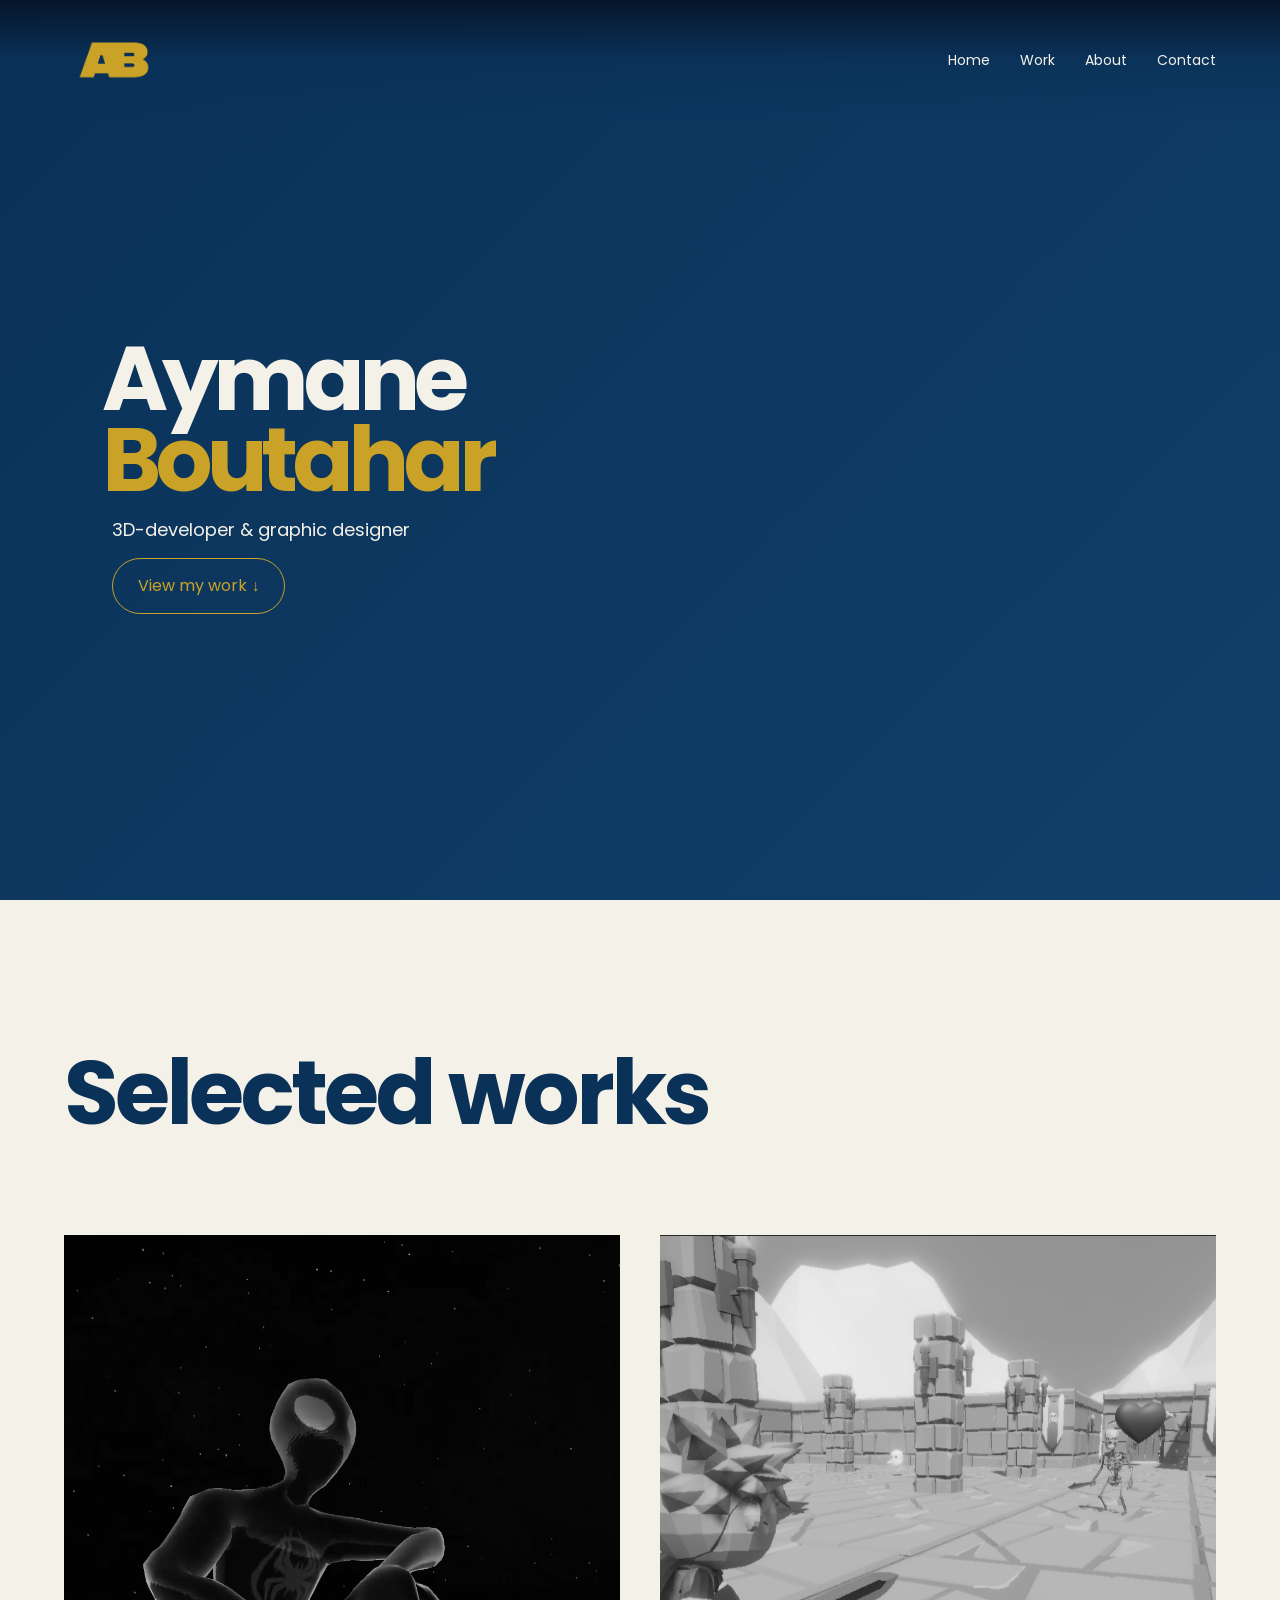
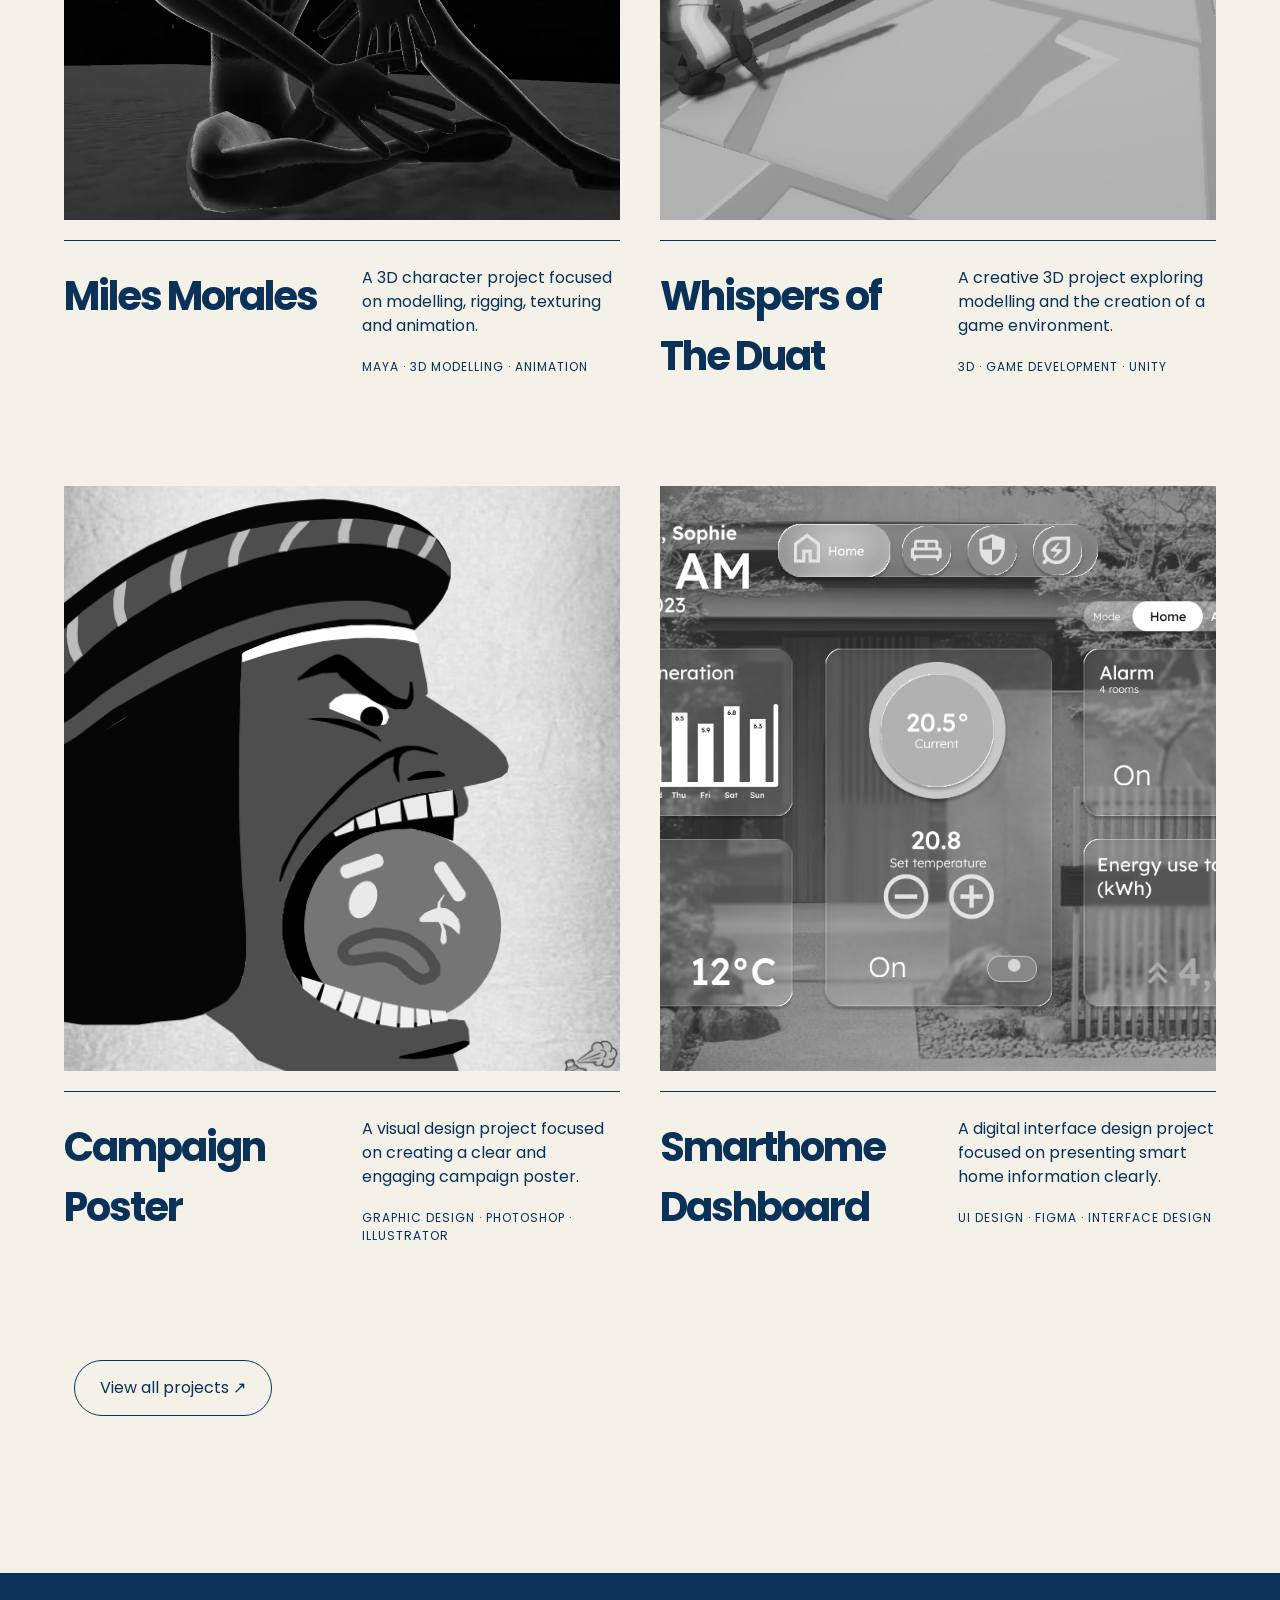
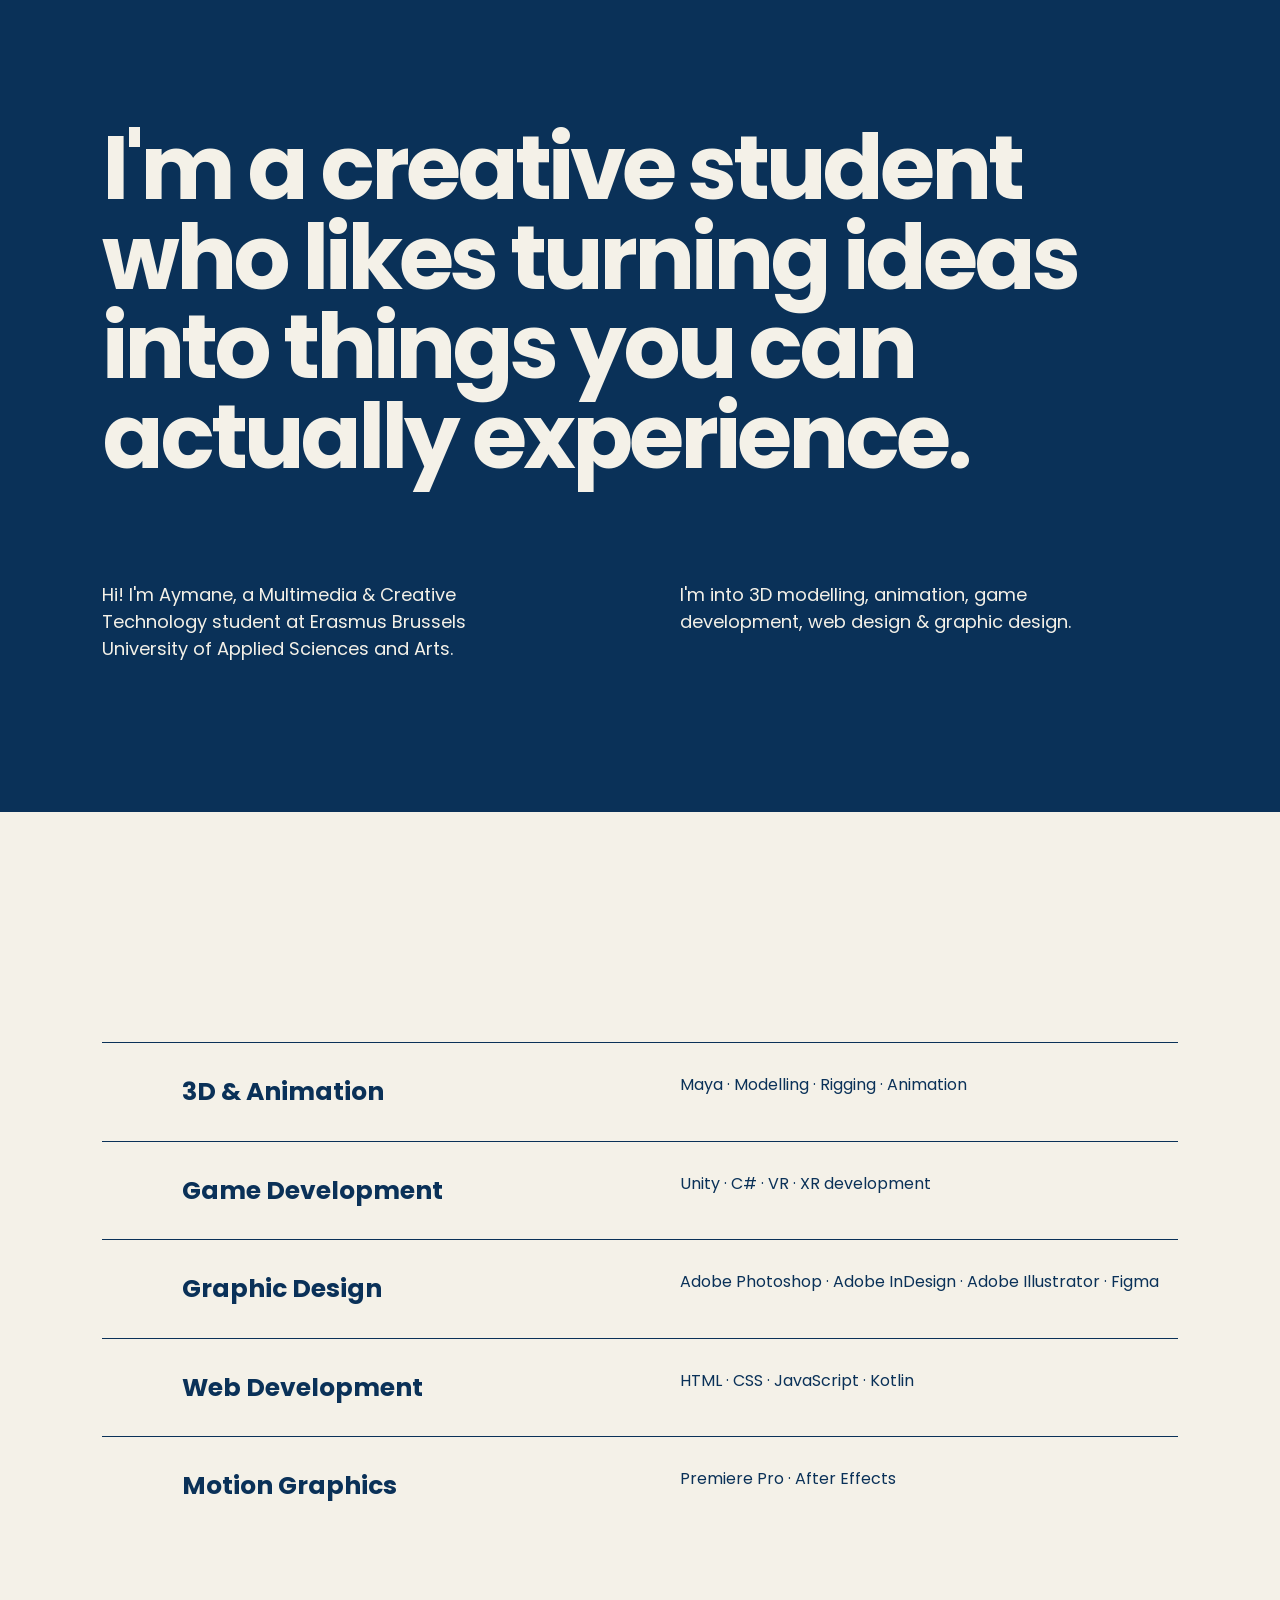
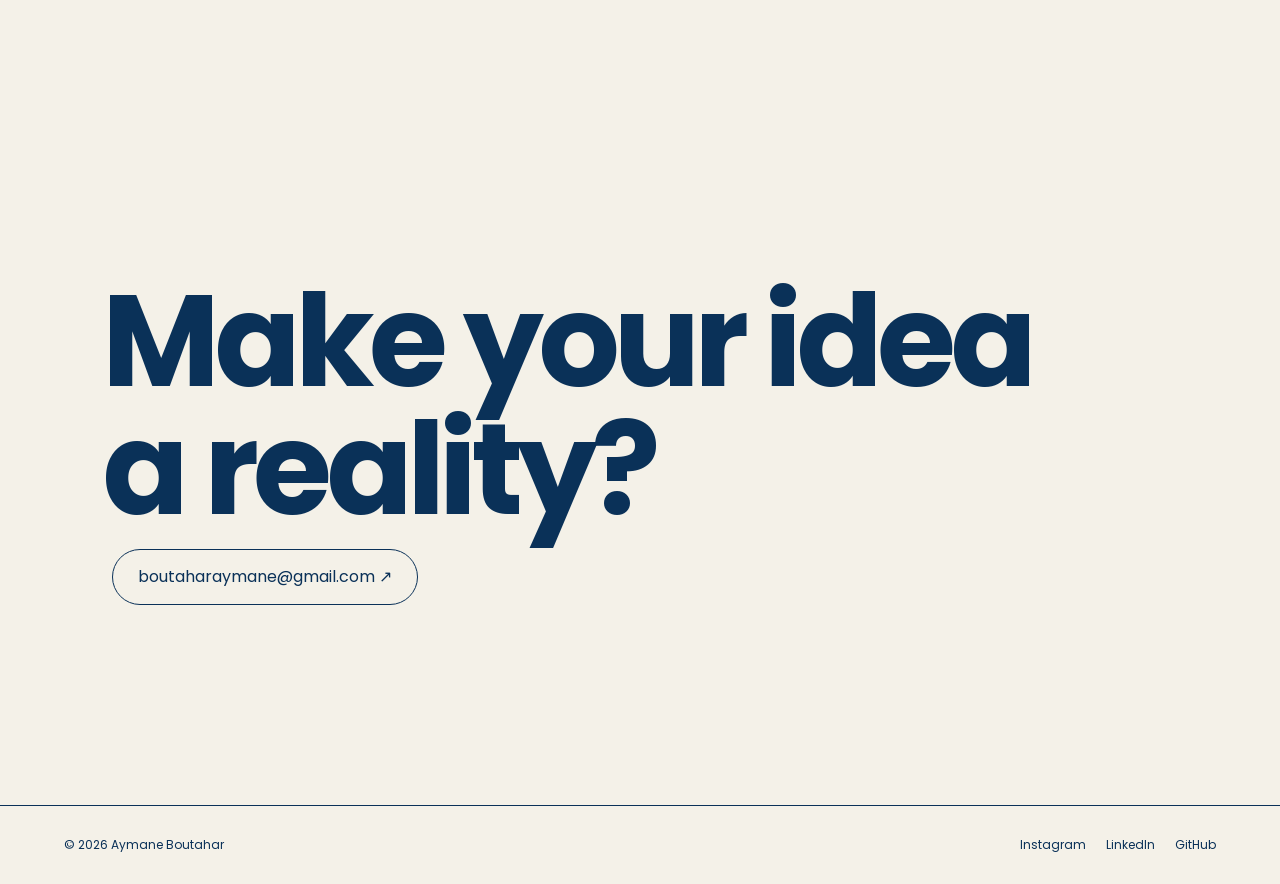
<file: index.html>
<!DOCTYPE html>
<html lang="en">
<head>
    <meta charset="UTF-8">
    <meta name="viewport" content="width=device-width, initial-scale=1.0">

    <title>Aymane Boutahar — My Portfolio</title>
    <meta name="description" content="Explore the portfolio of Aymane Boutahar, showcasing 3D modelling, animation, Unity game development, virtual reality, branding, graphic design and UI/UX design.">

    <meta name="author" content="Aymane Boutahar">
    <meta name="robots" content="index, follow">

    <link rel="canonical" href="https://aymaneboutahar.github.io/Portfolio-Website/">

    <meta property="og:type" content="website">
    <meta property="og:title" content="Aymane Boutahar | 3D Artist & Creative Developer">
    <meta property="og:description" content="Discover my creative portfolio featuring 3D modelling, animation, game development, VR and digital design.">
    <meta property="og:url" content="https://aymaneboutahar.github.io/Portfolio-Website/">
    <meta property="og:image" content="https://aymaneboutahar.github.io/Portfolio-Website/images/modelling/modelling-cover.png">
    <link rel="preconnect" href="https://fonts.googleapis.com">
    <link rel="preconnect" href="https://fonts.gstatic.com" crossorigin>
    <link href="https://fonts.googleapis.com/css2?family=Poppins:wght@400;500;600;700;800;900&display=swap" rel="stylesheet">
    <link rel="stylesheet" href="style.css">
    <link rel="stylesheet" href="fade.css">
    <link rel="icon" type="image/x-icon" href="images/logo/Logo portfolio.png">
</head>

<body>
    <!-- NAVIGATION -->

    <header class="navbar">

        <button
            class="menu-toggle"
            aria-label="Open menu"
            aria-expanded="false"
        >
            <span></span>
            <span></span>
            <span></span>
        </button>

        <a href="index.html" class="logo">
            <img src="images/logo/Logo portfolio.png" alt="Aymane Boutahar">
        </a>

        <!-- DESKTOP NAV -->
        <nav>
            <a href="index.html">Home</a>
            <a href="projects.html">Work</a>
            <a href="#about">About</a>
            <a href="contact.html">Contact</a>
        </nav>

        <!-- MOBILE MENU -->
        <div class="mobile-menu">
            <div class="mobile-menu-content">

                <a href="projects.html">
                    <span>Work</span>
                </a>

                <a href="#about">
                    <span>About Me</span>
                </a>
                <a href="#contact">
                    <span>Contact</span>
                </a>

            </div>
        </div>

    </header>

    <!-- MAIN -->

    <main>

        <!-- HERO -->

<section class="hero">

    <div class="hero-content">
        <h1>
            Aymane<br>
            <span>Boutahar</span>
        </h1>

        <p class="hero-description">
            3D-developer & graphic designer
        </p>

        <div class="box-2">
            <a href="#work" class="btn btn-one">
                <span>View my work ↓</span>
            </a>
        </div>
    </div>

    <div class="hero-portrait">
        <!--<img src="" alt="Portrait of Aymane Boutahar"> -->
    </div>

</section>

        <!-- WORK -->

        <section id="work" class="work">

            <div class="section-header">


                <h2>Selected works</h2>

            </div>

            <!-- PROJECT 1: MILES MORALES -->

            <article class="project">

                <a
                    href="project.html?id=miles-morales"
                    class="project-image"
                    aria-label="View the Miles Morales project"
                >
                    <img
                        src="images/modelling/modelling-cover.png"
                        alt="Miles Morales 3D animation project"
                    >
                </a>

                <div class="project-info">

                    <div>
                        <h3>
                            <a href="project.html?id=miles-morales">
                                Miles Morales
                            </a>
                        </h3>
                    </div>

                    <div>
                        <p>
                            A 3D character project focused on modelling,
                            rigging, texturing and animation.
                        </p>

                        <span>
                            Maya · 3D Modelling · Animation
                        </span>
                    </div>

                </div>

            </article>

            <!-- PROJECT 2: WHISPERS OF THE DUAT -->

            <article class="project">

                <a
                    href="project.html?id=3d-modelling"
                    class="project-image"
                    aria-label="View the Whispers of The Duat project"
                >
                    <img
                        src="images/gaming/gaming-7.png"
                        alt="Whispers of The Duat game project"
                    >
                </a>

                <div class="project-info">

                    <div>
                        <h3>
                            <a href="project.html?id=3d-modelling">
                                Whispers of The Duat
                            </a>
                        </h3>
                    </div>

                    <div>
                        <p>
                            A creative 3D project exploring modelling
                            and the creation of a game environment.
                        </p>

                        <span>
                            3D · Game Development · Unity
                        </span>
                    </div>

                </div>

            </article>

            <!-- PROJECT 3: CAMPAIGN POSTER -->

            <article class="project">

                <a
                    href="project.html?id=visual-identity"
                    class="project-image"
                    aria-label="View the campaign poster project"
                >
                    <img
                        src="images/duff/duff-cover.png"
                        alt="Campaign poster design"
                    >
                </a>

                <div class="project-info">

                    <div>

                        <h3>
                            <a href="project.html?id=visual-identity">
                                Campaign Poster
                            </a>
                        </h3>
                    </div>

                    <div>
                        <p>
                            A visual design project focused on creating
                            a clear and engaging campaign poster.
                        </p>

                        <span>
                            Graphic Design · Photoshop · Illustrator
                        </span>
                    </div>

                </div>

            </article>

            <!-- PROJECT 4: SMARTHOME DASHBOARD -->

            <article class="project">

                <a
                    href="project.html?id=poster-design"
                    class="project-image"
                    aria-label="View the Smarthome dashboard project"
                >
                    <img
                        src="images/smarthome/smarthome-cover.png"
                        alt="Smarthome dashboard design"
                    >
                </a>

                <div class="project-info">

                    <div>

                        <h3>
                            <a href="project.html?id=poster-design">
                                Smarthome Dashboard
                            </a>
                        </h3>
                    </div>

                    <div>
                        <p>
                            A digital interface design project focused
                            on presenting smart home information clearly.
                        </p>

                        <span>
                            UI Design · Figma · Interface Design
                        </span>
                    </div>

                </div>

            </article>

            <!-- VIEW ALL PROJECTS -->

            <div class="all-projects">

                <a href="projects.html" class="btn btn-two">
                    <span>View all projects ↗</span>
                </a>

            </div>

        </section>

        <!-- ABOUT -->

        <section id="about" class="about">


            <h2>
                I'm a creative student who likes
                turning ideas into things you can
                actually experience.
            </h2>

            <div class="about-content">

                <p>
                    Hi! I'm Aymane, a Multimedia & Creative
                    Technology student at Erasmus Brussels University
                    of Applied Sciences and Arts.
                </p>

                <p>
                    I'm into 3D modelling, animation,
                    game development, web design & graphic design.
                </p>

            </div>

        </section>

        <!-- SKILLS -->

        <section class="skills">

            <div class="skill-list" id="skills">

                <div>
                    <span></span>
                    <h3>3D & Animation</h3>
                    <p>Maya · Modelling · Rigging · Animation</p>
                </div>

                <div>
                    <span></span>
                    <h3>Game Development</h3>
                    <p>Unity · C# · VR · XR development</p>
                </div>

                <div>
                    <span></span>
                    <h3>Graphic Design</h3>
                    <p>
                        Adobe Photoshop · Adobe InDesign ·
                        Adobe Illustrator · Figma
                    </p>
                </div>

                <div>
                    <span></span>

                                        <h3>Web Development</h3>
                    <p>HTML · CSS · JavaScript · Kotlin</p>
                </div>

                <div>
                    <span></span>
                    <h3>Motion Graphics</h3>
                    <p>Premiere Pro · After Effects</p>
                </div>

            </div>

        </section>

        <!-- CONTACT -->

        <section id="contact" class="contact">

            <h2>
                Make your idea<br>
                a reality?
            </h2>

            <div class="box-2">
                <a
                    href="mailto:boutaharaymane@gmail.com"
                    class="btn btn-two"
                >
                    <span>boutaharaymane@gmail.com ↗</span>
                </a>
            </div>

        </section>

    </main>

    <!-- FOOTER -->

    <footer>

        <p>© 2026 Aymane Boutahar</p>

        <div>
            <a href="https://www.instagram.com/m_lclm/">Instagram</a>

            <a href="https://be.linkedin.com/in/aymane-boutahar-%F0%9F%87%B5%F0%9F%87%B8-83a304362">
                LinkedIn
            </a>

            <a href="https://github.com/AymaneBoutahar">GitHub</a>
        </div>

    </footer>

    <script src="script.js"></script>
    <script src="hamburger.js"></script>
    <script src="fade.js"></script>
</body>
</html>
</file>
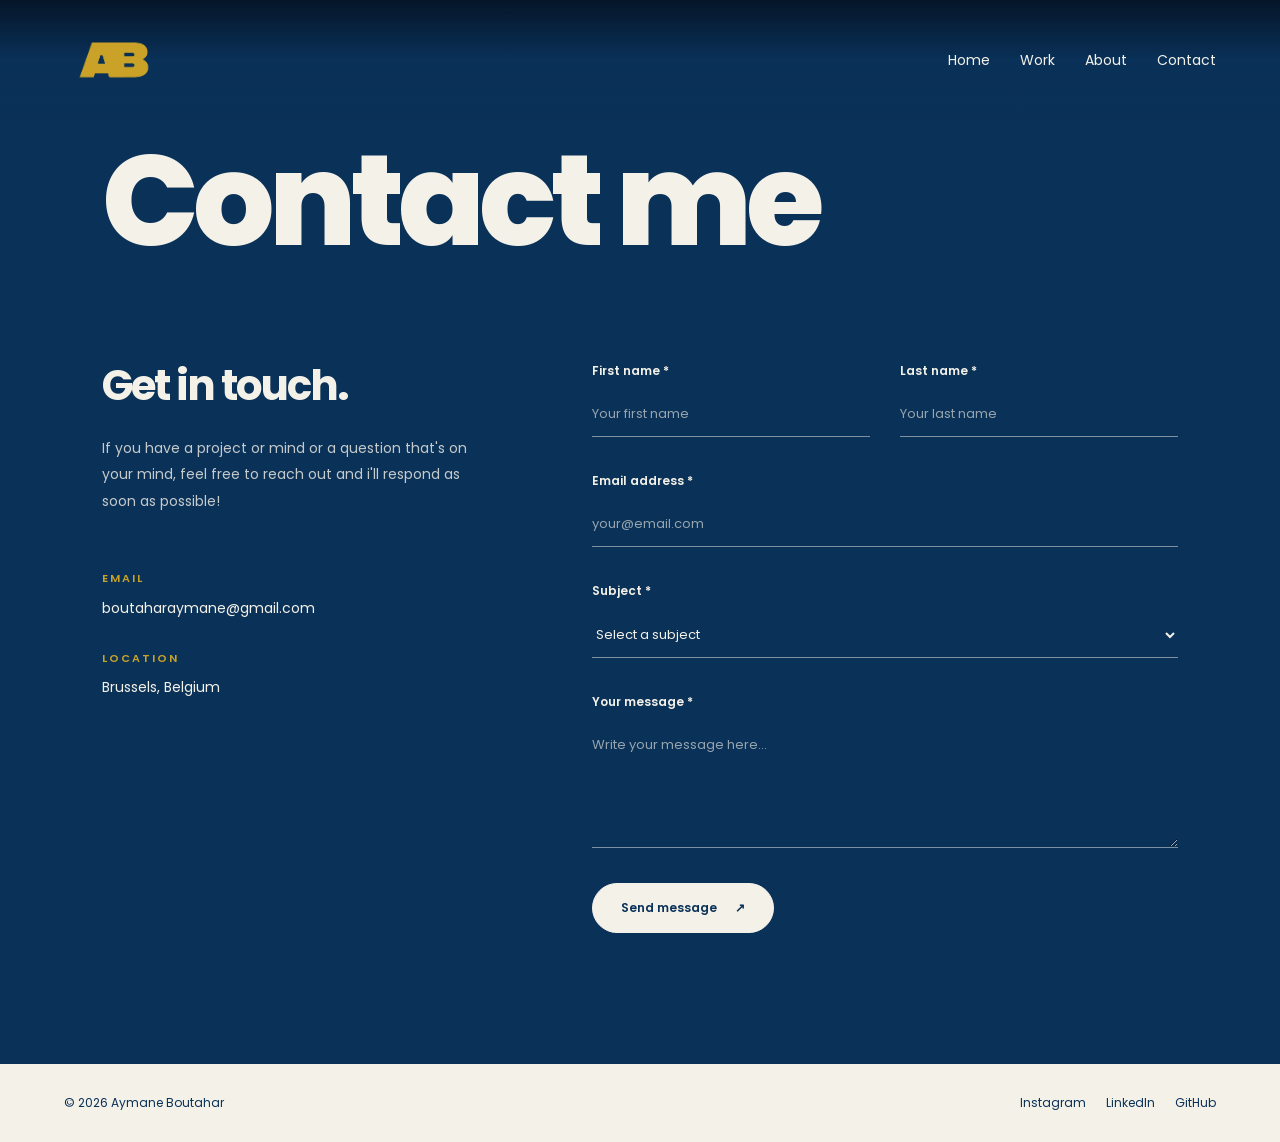
<file: contact.html>
<!DOCTYPE html>
<html lang="en">

<head>
    <meta charset="UTF-8">
    <meta name="viewport" content="width=device-width, initial-scale=1.0">

    <title>Contact | Aymane Boutahar — Get in Touch</title>

    <meta name="description" content="Get in touch with Aymane Boutahar for internship opportunities, creative collaborations, 3D modelling, game development and digital design projects.">

    <meta name="author" content="Aymane Boutahar">
    <meta name="robots" content="index, follow">

    <link rel="canonical" href="https://aymaneboutahar.github.io/Portfolio-Website/contact.html">

    <meta property="og:type" content="website">
    <meta property="og:title" content="Contact | Aymane Boutahar">
    <meta property="og:description" content="Have a project, internship opportunity or collaboration in mind? Get in touch with Aymane Boutahar.">
    <meta property="og:url" content="https://aymaneboutahar.github.io/Portfolio-Website/contact.html">
    <meta property="og:image" content="https://aymaneboutahar.github.io/Portfolio-Website/images/modelling/modelling-cover.png">

    <meta name="theme-color" content="#164E7A">

    <link rel="preconnect" href="https://fonts.googleapis.com">
    <link rel="preconnect" href="https://fonts.gstatic.com" crossorigin>
    <link href="https://fonts.googleapis.com/css2?family=Poppins:wght@400;500;600;700;800;900&display=swap" rel="stylesheet">

    <link rel="stylesheet" href="style.css">
    <link rel="stylesheet" href="fade.css">

    <link rel="stylesheet" href="contact.css">

    <link rel="icon" type="image/x-icon" href="images/logo/Logo portfolio.png">
</head>

<body>

    <!-- NAVIGATION -->

    <header class="navbar">

        <button
            class="menu-toggle"
            aria-label="Open menu"
            aria-expanded="false"
        >
            <span></span>
            <span></span>
            <span></span>
        </button>

        <a href="index.html" class="logo">
            <img src="images/logo/Logo portfolio.png" alt="Aymane Boutahar">
        </a>

        <nav>
            <a href="index.html">Home</a>
            <a href="projects.html">Work</a>
            <a href="index.html#about">About</a>
            <a href="contact.html" class="active">Contact</a>
        </nav>

        <!-- MOBILE MENU -->

        <div class="mobile-menu">

            <div class="mobile-menu-content">


                <a href="projects.html">
                    <span>Work</span>
                </a>

                <a href="index.html#about">
                    <span>About Me</span>
                </a>
                <a href="contact.html">
                    <span>Contact</span>
                </a>

            </div>

        </div>

    </header>


    <!-- CONTACT PAGE -->

    <main>

        <section class="contact-page">

            <div class="contact-heading">

                <h1>
                    Contact me
                </h1>


            </div>


            <div class="contact-content">

                <!-- CONTACT INFORMATION -->

                <div class="contact-info">

                    <h2>
                        Get in
                        touch.
                    </h2>

                    <p>
                       If you have a project or mind or a question that's on your mind, feel free to reach out and i'll respond as soon as possible!
                    </p>

                    <div class="contact-detail">

                        <span>EMAIL</span>

                        <a href="mailto:boutaharaymane@gmail.com">
                            boutaharaymane@gmail.com
                        </a>

                    </div>

                    <div class="contact-detail">

                        <span>LOCATION</span>

                        <p>Brussels, Belgium</p>

                    </div>

                </div>


                <!-- CONTACT FORM -->

                <form class="contact-form" action="https://formspree.io/f/xyeejazd" method="POST">

                    <div class="form-row">

                        <div class="form-group">

                            <label for="first-name">First name *</label>

                            <input
                                type="text"
                                id="first-name"
                                name="first-name"
                                placeholder="Your first name"
                                required
                            >

                        </div>

                        <div class="form-group">

                            <label for="last-name">Last name *</label>

                            <input
                                type="text"
                                id="last-name"
                                name="last-name"
                                placeholder="Your last name"
                                required
                            >

                        </div>

                    </div>


                    <div class="form-group">

                        <label for="email">Email address *</label>

                        <input
                            type="email"
                            id="email"
                            name="email"
                            placeholder="your@email.com"
                            required
                        >

                    </div>


                    <div class="form-group">

                        <label for="subject">Subject *</label>

                        <select id="subject" name="subject" required>

                            <option value="" disabled selected>
                                Select a subject
                            </option>

                            <option value="Question">
                                General question
                            </option>

                            <option value="Collaboration">
                                Collaboration
                            </option>

                            <option value="Project">
                                Project
                            </option>

                            <option value="Other">
                                Other
                            </option>

                        </select>

                    </div>


                    <div class="form-group">

                        <label for="message">Your message *</label>

                        <textarea
                            id="message"
                            name="message"
                            rows="5"
                            placeholder="Write your message here..."
                            required
                        ></textarea>

                    </div>


                    <button type="submit" class="contact-submit">
                        Send message <span>↗</span>
                    </button>

                </form>

            </div>

        </section>

    </main>


    <!-- FOOTER -->

    <footer>

        <p>© 2026 Aymane Boutahar</p>

        <div>

            <a href="https://www.instagram.com/m_lclm/">Instagram</a>

            <a href="https://be.linkedin.com/in/aymane-boutahar-%F0%9F%87%B5%F0%9F%87%B8-83a304362">
                LinkedIn
            </a>

            <a href="https://github.com/AymaneBoutahar">GitHub</a>

        </div>

    </footer>


    <!-- EXISTING JAVASCRIPT -->

    <script src="script.js"></script>
    <script src="hamburger.js"></script>
    <script src="fade.js"></script>
    <script src="contact.js"></script>
</body>
</html>
</file>
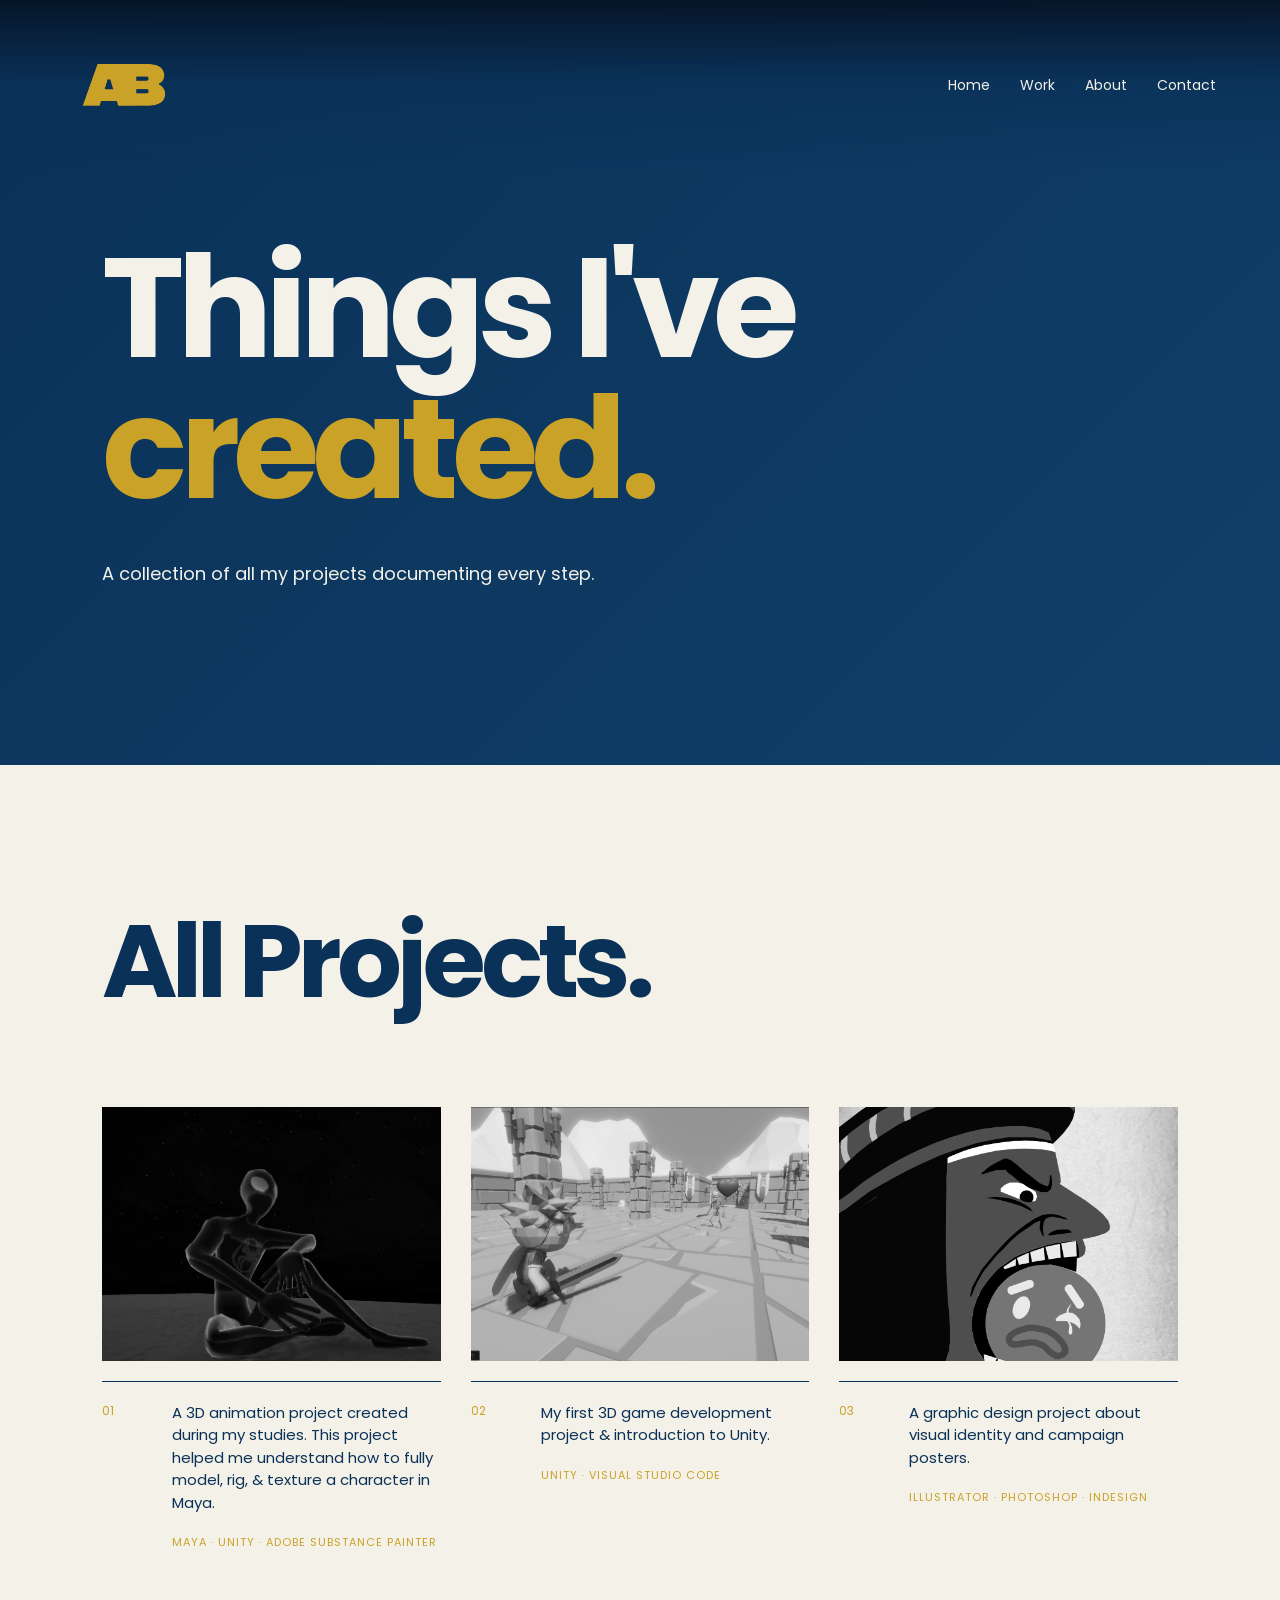
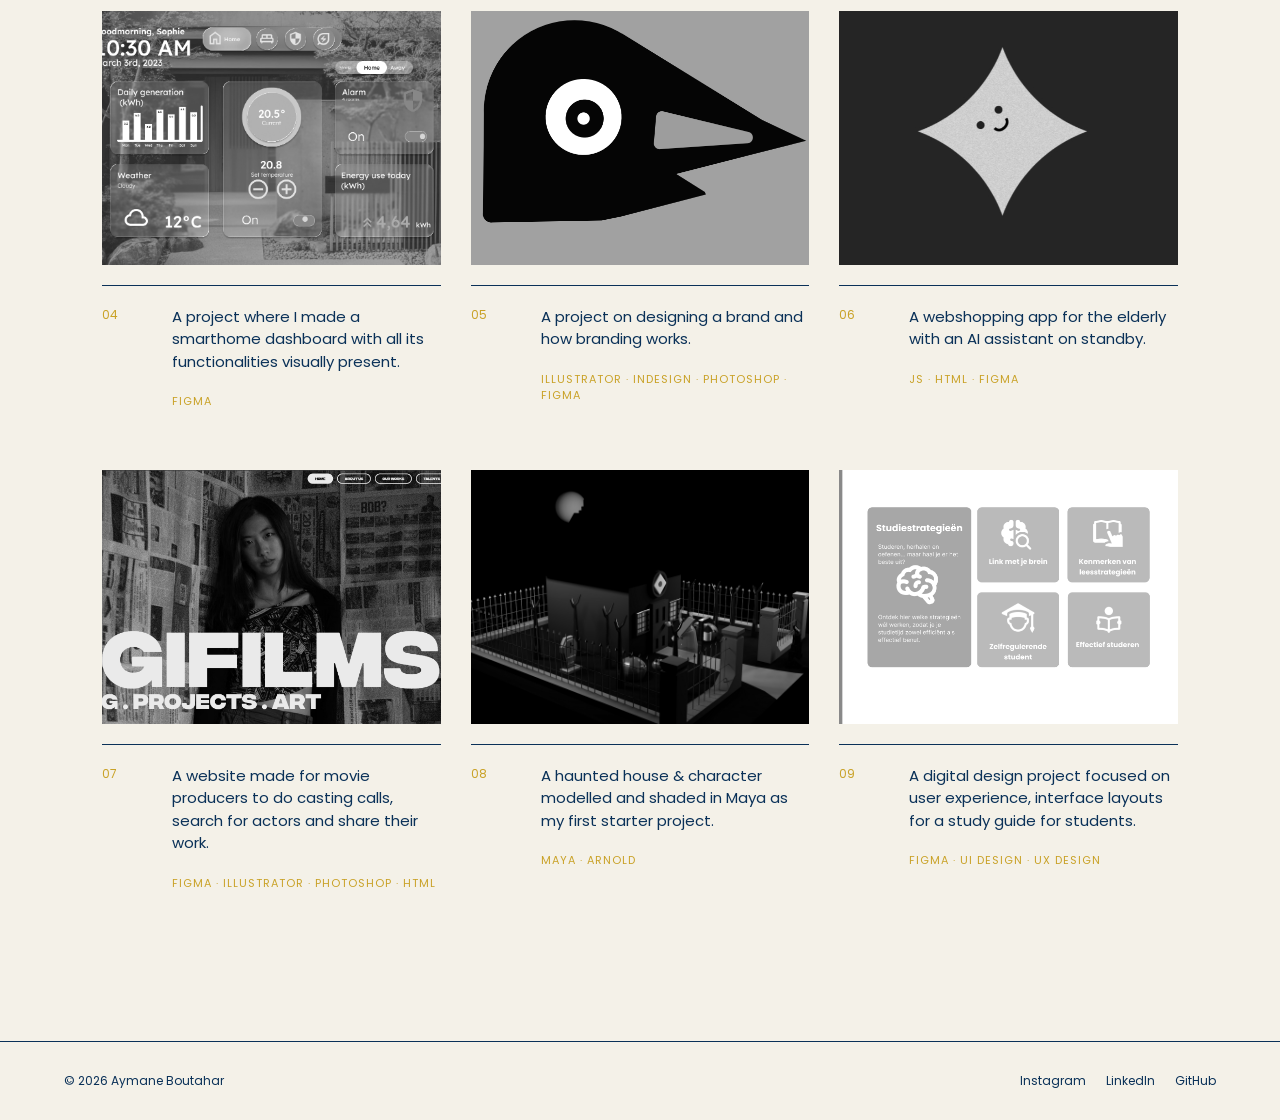
<file: projects.html>
<!DOCTYPE html>
<html lang="en">

<head>
    <meta charset="UTF-8">
    <meta name="viewport" content="width=device-width, initial-scale=1.0">

    <title>Projects | Aymane Boutahar — Creative Portfolio</title>

    <meta name="description" content="Explore the creative portfolio of Aymane Boutahar, featuring projects in 3D modelling, animation, game development, virtual reality, graphic design, branding and UI/UX design.">

    <meta name="author" content="Aymane Boutahar">
    <meta name="robots" content="index, follow">

    <link rel="canonical" href="https://aymaneboutahar.github.io/Portfolio-Website/projects.html">

    <meta property="og:type" content="website">
    <meta property="og:title" content="Projects | Aymane Boutahar">
    <meta property="og:description" content="Discover my creative work in 3D modelling, animation, game development, branding, graphic design and UI/UX design.">
    <meta property="og:url" content="https://aymaneboutahar.github.io/Portfolio-Website/projects.html">
    <meta property="og:image" content="https://aymaneboutahar.github.io/Portfolio-Website/images/modelling/modelling-cover.png">

    <meta name="theme-color" content="#164E7A">
    <link rel="preconnect" href="https://fonts.googleapis.com">
    <link rel="preconnect" href="https://fonts.gstatic.com" crossorigin>
    <link href="https://fonts.googleapis.com/css2?family=Poppins:wght@400;500;600;700;800;900&display=swap" rel="stylesheet">
    <link rel="stylesheet" href="projects.css">
    <link rel="stylesheet" href="fade.css">
    <link rel="icon" type="image/x-icon" href="images/logo/Logo portfolio.png">
</head>

<body>

    <!-- =========================
         NAVIGATION
    ========================== -->

<header class="navbar">

    <button
        class="menu-toggle"
        aria-label="Open menu"
        aria-expanded="false"
    >
        <span></span>
        <span></span>
        <span></span>
    </button>

        <a href="index.html" class="logo">
            <img src="images/logo/Logo portfolio.png" alt="Aymane Boutahar">
        </a>

    <!-- DESKTOP NAV -->
    <nav>
        <a href="index.html">Home</a>
        <a href="projects.html">Work</a>
        <a href="index.html#about">About</a>
        <a href="contact.html">Contact</a>
    </nav>

    <!-- MOBILE MENU -->
    <div class="mobile-menu">
        <div class="mobile-menu-content">

                <a href="projects.html">
                    <span>Work</span>
                </a>

                <a href="index.html#about">
                    <span>About Me</span>
                </a>
                <a href="contact.html">
                    <span>Contact</span>
                </a>

        </div>
    </div>

</header>


    <!-- =========================
         HERO
    ========================== -->

    <main>

        <section class="projects-hero">

            <h1>
                Things I've<br>
                <span>created.</span>
            </h1>

            <p class="hero-description">
                A collection of all my projects documenting every step.
            </p>

        </section>


        <!-- =========================
             ALL PROJECTS
        ========================== -->

        <section class="project-category">

            <div class="category-header">


                <h2>
                    All Projects.
                </h2>

            </div>


            <div class="project-grid">


                <!-- PROJECT 01: MILES MORALES -->

                <article class="project-card">

                    <a href="project.html?id=miles-morales" class="project-image">

                        <img
                            src="images/modelling/modelling-cover.png"
                            alt="Miles Morales animation"
                        >

                    </a>

                    <div class="project-info">

                        <span>01</span>

                        <div>

                            <p>
                                A 3D animation project created during my studies. This project helped me understand how to fully model, rig, & texture a character in Maya.
                            </p>

                            <small>
                                Maya · Unity · Adobe Substance Painter
                            </small>

                        </div>

                    </div>

                </article>


                <!-- PROJECT 02: WHISPERS OF THE DUAT -->

                <article class="project-card">

                    <a href="project.html?id=3d-modelling" class="project-image">

                        <img
                            src="images/gaming/gaming-7.png"
                            alt="Whispers of The Duat"
                        >

                    </a>

                    <div class="project-info">

                        <span>02</span>

                        <div>

                            <p>
                                My first 3D game development project & introduction to Unity.
                            </p>

                            <small>
                                Unity · Visual Studio Code
                            </small>

                        </div>

                    </div>

                </article>


                <!-- PROJECT 03: CAMPAIGN POSTER -->

                <article class="project-card">

                    <a href="project.html?id=visual-identity" class="project-image">

                        <img
                            src="images/duff/duff-cover.png"
                            alt="Campaign poster"
                        >

                    </a>

                    <div class="project-info">

                        <span>03</span>

                        <div>

                            <p>
                                A graphic design project about visual identity and campaign posters.
                            </p>

                            <small>
                                Illustrator · Photoshop · InDesign
                            </small>

                        </div>

                    </div>

                </article>


                <!-- PROJECT 04: SMARTHOME DASHBOARD -->

                <article class="project-card">

                    <a href="project.html?id=poster-design" class="project-image">

                        <img
                            src="images/smarthome/smarthome-cover.png"
                            alt="Smarthome dashboard"
                        >

                    </a>

                    <div class="project-info">

                        <span>04</span>

                        <div>

                            <p>
                                A project where I made a smarthome dashboard with all its functionalities visually present.
                            </p>

                            <small>
                                Figma
                            </small>

                        </div>

                    </div>

                </article>


                <!-- PROJECT 05: MOTION PROJECT -->

                <article class="project-card">

                    <a href="project.html?id=motion-project" class="project-image">

                        <img
                            src="images/brandbook/brandbook-penguinlogo.png"
                            alt="Motion graphics project"
                        >

                    </a>

                    <div class="project-info">

                        <span>05</span>

                        <div>

                            <p>
                                A project on designing a brand and how branding works.
                            </p>

                            <small>
                                Illustrator · Indesign · Photoshop  · Figma
                            </small>

                        </div>

                    </div>

                </article>

                <!-- PROJECT 06: 3D MODELLING -->

                <article class="project-card">

                    <a href="project.html?id=3d-modelling-project" class="project-image">
                        <img
                            src="images/chibi/chibilogo.png"
                            alt="3D modelling project"
                        >
                    </a>

                    <div class="project-info">

                        <span>06</span>

                        <div>

                            <p>
                                A webshopping app for the elderly with an AI assistant on standby.
                            </p>

                            <small>
                                JS · HTML · Figma
                            </small>
                        </div>

                    </div>

                </article>


                <!-- PROJECT 07: GAME DEVELOPMENT -->

                <article class="project-card">

                    <a href="project.html?id=game-development" class="project-image">
                        <img
                            src="images/gigi/cover-gigi.png"
                            alt="Game development project"
                        >
                    </a>

                    <div class="project-info">

                        <span>07</span>

                        <div>

                            <p>
                                A website made for movie producers to do casting calls, search for actors and share their work.
                            </p>

                            <small>
                                Figma · Illustrator · Photoshop · HTML
                            </small>
                        </div>

                    </div>

                </article>


                <!-- PROJECT 08: GRAPHIC DESIGN -->

                <article class="project-card">

                    <a href="project.html?id=graphic-design" class="project-image">
                        <img
                            src="images/house/house-cover.png"
                            alt="Graphic design project"
                        >
                    </a>

                    <div class="project-info">

                        <span>08</span>

                        <div>

                            <p>
                                A haunted house & character modelled and shaded in Maya as my first starter project.
                            </p>

                            <small>
                                Maya · Arnold
                            </small>
                        </div>

                    </div>

                </article>


                <!-- PROJECT 09: UI/UX DESIGN -->

                <article class="project-card">

                    <a href="project.html?id=ui-ux-design" class="project-image">
                        <img
                            src="images/learning/learning-cover.png"
                            alt="UI and UX design project"
                        >
                    </a>

                    <div class="project-info">

                        <span>09</span>

                        <div>

                            <p>
                                A digital design project focused on user experience, interface layouts for a study guide for students.
                            </p>

                            <small>
                                Figma · UI Design · UX Design
                            </small>
                        </div>

                    </div>

                </article>

            </div>

        </section>

    </main>


    <!-- =========================
         FOOTER
    ========================== -->

    <footer>

        <p>
            © 2026 Aymane Boutahar
        </p>

        <div>

            <a href="https://www.instagram.com/m_lclm/">
                Instagram
            </a>

            <a href="https://be.linkedin.com/in/aymane-boutahar-%F0%9F%87%B5%F0%87%B8-83a304362">
                LinkedIn
            </a>

            <a href="https://github.com/AymaneBoutahar">
                GitHub
            </a>

        </div>

    </footer>
    <script src="hamburger.js"></script>
    <script src="fade.js"></script>
</body>
</html>
</file>
<file: style.css>
/* =========================
   GENERAL
========================= */

* {
    margin: 0;
    padding: 0;
    box-sizing: border-box;
}

html,
body {
    width: 100%;
    max-width: 100%;
    overflow-x: clip;
}

html {
    scroll-behavior: smooth;
}

body {
    font-family: 'Poppins', sans-serif;
    background: #F4F1E8;
    color: #0A3158;
    line-height: 1.5;
}

a {
    color: inherit;
    text-decoration: none;
}


/* =========================
   NAVIGATION
========================= */

.navbar {
    position: fixed;
    top: 0;
    left: 0;

    width: 100%;

    display: flex;
    justify-content: space-between;
    align-items: center;

    padding: 10px 5%;

    z-index: 100;

    color: #F4F1E8;

    background: linear-gradient(
        to bottom,
        rgba(6, 20, 38, 0.95) 0%,
        rgba(10, 49, 88, 0.75) 50%,
        rgba(10, 49, 88, 0) 100%
    );

    transition: background 0.3s ease;
}


/* LOGO */

.logo {
    font-size: 18px;
    font-weight: bold;

    color: #C9A227;

    mix-blend-mode: normal;

    z-index: 102;
}

.logo img {
    width: 100px;
    height: auto;
    display: block;
}

/* DESKTOP NAV */

.navbar nav {
    display: flex;
    gap: 30px;
}

.navbar nav a {
    font-size: 14px;
    position: relative;
    color: #F4F1E8;

    transition: color 0.3s ease;
}


/* DESKTOP NAV HOVER */

.navbar nav a::after {
    content: "";

    position: absolute;

    left: 0;
    bottom: -5px;

    width: 100%;
    height: 1px;

    background: #C9A227;

    transform: scaleX(0);
    transform-origin: right;

    transition: transform 0.3s ease;
}

.navbar nav a:hover::after {
    transform: scaleX(1);
    transform-origin: left;
}


/* =========================
   HAMBURGER
========================= */

.menu-toggle {
    display: none;

    position: relative;

    width: 46px;
    height: 46px;

    padding: 0;

    border: 1px solid #F4F1E8;
    border-radius: 50%;

    background: transparent;

    cursor: pointer;

    z-index: 102;

    transition:
        background 0.3s ease,
        border-color 0.3s ease,
        transform 0.3s ease;
}


/* HAMBURGER LINES */

.menu-toggle span {
    position: absolute;

    left: 13px;

    width: 18px;
    height: 1.5px;

    background: #F4F1E8;

    transition:
        top 0.35s ease,
        transform 0.35s ease,
        opacity 0.2s ease,
        background 0.3s ease;
}

.menu-toggle span:nth-child(1) {
    top: 15px;
}

.menu-toggle span:nth-child(2) {
    top: 22px;
}

.menu-toggle span:nth-child(3) {
    top: 29px;
}


/* HAMBURGER HOVER */

.menu-toggle:hover {
    background: #C9A227;
    border-color: #C9A227;

    transform: rotate(8deg);
}

.menu-toggle:hover span {
    background: #061426;
}


/* =========================
   HAMBURGER OPEN STATE
========================= */

.menu-toggle.active {
    background: #C9A227;
    border-color: #C9A227;

    transform: rotate(0deg);
}

.menu-toggle.active span {
    background: #061426;
}

.menu-toggle.active span:nth-child(1) {
    top: 22px;
    transform: rotate(45deg);
}

.menu-toggle.active span:nth-child(2) {
    opacity: 0;
}

.menu-toggle.active span:nth-child(3) {
    top: 22px;
    transform: rotate(-45deg);
}


/* =========================
   MOBILE MENU
========================= */

.mobile-menu {
    position: fixed;

    top: 0;
    left: 0;

    width: 100%;
    height: 100vh;

    background: #0A3158;

    display: flex;
    align-items: center;

    padding: 120px 8% 80px;

    z-index: 101;

    visibility: hidden;
    opacity: 0;

    clip-path: circle(0% at 30px 30px);

    transition:
        clip-path 0.7s cubic-bezier(0.77, 0, 0.18, 1),
        opacity 0.3s ease,
        visibility 0.7s;
}


/* OPEN MENU */

.mobile-menu.active {
    visibility: visible;
    opacity: 1;

    clip-path: circle(150% at 30px 30px);
}


/* =========================
   MOBILE MENU CONTENT
========================= */

.mobile-menu-content {
    width: 100%;
}

.mobile-menu-content .small-text {
    color: #C9A227;

    margin-bottom: 50px;
}


/* MENU LINKS */

.mobile-menu-content > a {
    display: flex;

    justify-content: space-between;
    align-items: center;

    width: 100%;

    padding: 22px 0;

    border-top: 1px solid rgba(244, 241, 232, 0.35);

    color: #F4F1E8;

    font-size: clamp(45px, 10vw, 90px);

    line-height: 1;

    letter-spacing: -3px;

    overflow: hidden;

    transform: translateY(40px);
    opacity: 0;

    transition:
        transform 0.6s ease,
        opacity 0.6s ease,
        color 0.3s ease,
        padding-left 0.4s ease;
}

.mobile-menu-content > a:last-child {
    border-bottom: 1px solid rgba(244, 241, 232, 0.35);
}


/* NUMBER */

.mobile-menu-content > a small {
    font-size: 12px;

    letter-spacing: 2px;

    color: #C9A227;

    transition:
        transform 0.3s ease,
        opacity 0.3s ease;
}


/* MENU HOVER */

.mobile-menu-content > a:hover {
    color: #C9A227;

    padding-left: 20px;
}

.mobile-menu-content > a:hover small {
    transform: translateX(-10px);
}


/* MENU LINK ANIMATION */

.mobile-menu.active .mobile-menu-content > a {
    transform: translateY(0);
    opacity: 1;
}

.mobile-menu.active .mobile-menu-content > a:nth-of-type(1) {
    transition-delay: 0.15s;
}

.mobile-menu.active .mobile-menu-content > a:nth-of-type(2) {
    transition-delay: 0.25s;
}

.mobile-menu.active .mobile-menu-content > a:nth-of-type(3) {
    transition-delay: 0.35s;
}


/* =========================
   HERO
========================= */

/* DYNAMIC BLUE BACKGROUND */

.hero {
    min-height: 100vh;
    padding: 140px 8% 80px;

    display: flex;
    align-items: center;
    justify-content: space-between;
    gap: 60px;

    background: linear-gradient(
        -45deg,
        #061426,
        #164E7A,
        #0A3158
    );

    background-size: 400% 400%;
    animation: blueGradient 15s ease infinite;
    color: #F4F1E8;
}


/* DYNAMIC BLUE BACKGROUND */

@keyframes blueGradient {

    0% {
        background-position: 0% 50%;
    }

    50% {
        background-position: 100% 50%;
    }

    100% {
        background-position: 0% 50%;
    }

}


.small-text {
    font-size: 12px;

    letter-spacing: 2px;

    text-transform: uppercase;

    margin-bottom: 30px;
}

.hero-content {
    flex: 1;
    min-width: 0;
}

.hero h1 {
    font-size: clamp(60px, 7vw, 110px);
    line-height: 0.9;
    letter-spacing: -6px;
    max-width: none;
}

.hero-portrait {
    flex: 0 0 35%;
    max-width: 400px;
    aspect-ratio: 3 / 4;
    overflow: hidden;
    border-radius: 4px;
}

.hero-portrait img {
    display: block;
    width: 100%;
    height: 100%;
    object-fit: cover;
    object-position: center;
}

.hero h1 span {
    color: #C9A227;
}


.hero-description {
    max-width: 500px;

    font-size: 18px;

    margin-top: 15px;
    margin-left: 10px;
}


/* =========================
   BUTTON HOVER
========================= */

.btn-two {
    position: relative;

    display: inline-block;

    padding: 15px 25px;

    border: 1px solid #0A3158;

    border-radius: 50px;

    overflow: hidden;

    transition: color 0.3s ease;

    margin-top: 15px;
    margin-left: 10px;
}


.btn-two span {
    position: relative;

    z-index: 2;

    transition: letter-spacing 0.3s ease;
}


.btn-two::before {
    content: "";

    position: absolute;

    inset: 0;

    background: #0A3158;

    transform: scaleX(0);

    transform-origin: left;

    transition: transform 0.35s ease;

    z-index: 1;
}


.btn-two:hover {
    color: #F4F1E8;
    font-weight: 50px;
    border: 1px solid #0A3158;
}


.btn-two:hover::before {
    transform: scaleX(1);
}


.btn-two:hover span {
    letter-spacing: 1px;
}


/* =========================
   MAIN BUTTON ANIMATION
========================= */

.btn-one {
    position: relative;

    display: inline-block;

    padding: 15px 25px;

    border: 1px solid #C9A227;
    border-radius: 50px;

    overflow: hidden;

    color: #C9A227;

    transition: color 0.3s ease;

    margin-top: 15px;
    margin-left: 10px;
}


.btn-four {
    position: relative;

    display: inline-block;

    padding: 15px 25px;

    border: 1px solid #C9A227;
    border-radius: 50px;

    overflow: hidden;

    color: #C9A227;

    transition: color 0.3s ease;

    margin-top: 15px;
    margin-left: 10px;
}

.btn-one span {
    position: relative;

    z-index: 2;

    transition: letter-spacing 0.3s ease;
}


.btn-one::before {
    content: "";

    position: absolute;

    inset: 0;

    background: #C9A227;

    transform: scaleX(0);

    transform-origin: left;

    transition: transform 0.35s ease;

    z-index: 1;
}


.btn-one:hover {
    color: #061426;

    border-color: #C9A227;
}


.btn-one:hover::before {
    transform: scaleX(1);
}


.btn-one:hover span {
    letter-spacing: 1px;
}


/* =========================
   WORK
========================= */

.work {
    padding: 150px 5%;

    display: grid;

    grid-template-columns: repeat(2, minmax(0, 1fr));

    column-gap: 40px;
    width: 100%;
    min-width: 0;
}

.project {
    width: 100%;
    min-width: 0;
}

.project-image {
    width: 100%;
    max-width: 100%;
}

.section-header {
    grid-column: 1 / -1;

    margin-bottom: 100px;
}


.section-header h2 {
    font-size: clamp(45px, 7vw, 100px);

    line-height: 0.95;

    letter-spacing: -4px;
}


/* =========================
   PROJECTS
========================= */

.project {
    margin-bottom: 100px;
}


/* PROJECT IMAGES — BLACK & WHITE UNTIL HOVER */

.work .project .project-image {
    display: block;
    width: 100%;
    aspect-ratio: 4 / 3;
    overflow: hidden;
    background: #ddd;
}

.work .project .project-image img {
    display: block;
    width: 100%;
    height: 100%;
    object-fit: cover;

    filter: grayscale(100%) !important;
    transform: scale(1);
    transition: filter 0.5s ease, transform 0.6s ease;
}

/* COLOUR ONLY WHEN HOVERING DIRECTLY OVER THE IMAGE */

.work .project .project-image:hover img {
    filter: grayscale(0%) !important;
    transform: scale(1.05);
}


.project-info {
    display: grid;
    grid-template-columns: minmax(0, 1fr) minmax(0, 1fr);
    gap: 40px;
    padding-top: 25px;
    border-top: 1px solid #0A3158;
    margin-top: 20px;
}

.project-info > div {
    min-width: 0;
}


.project-info h3 {
    font-size: 40px;

    letter-spacing: -2px;
}


.project-number {
    font-size: 12px;

    margin-bottom: 10px;
}


.project-info p {
    max-width: 450px;
}


.project-info span {
    display: block;

    margin-top: 20px;

    font-size: 12px;

    text-transform: uppercase;

    letter-spacing: 1px;
}

/* =========================
   CLICKABLE PROJECT LINKS
========================= */

/* Make the image link fill the project image area */

.project-image {
    display: block;
    width: 100%;
    height: 65vh;
    overflow: hidden;
    background: #ddd;
}

/* Keep the image filling its container */

.project-image img {
    display: block;
    width: 100%;
    height: 100%;
    object-fit: cover;
    transition: transform 0.6s ease;
}

/* Make project titles clickable without changing their appearance */

.project-info h3 a {
    color: inherit;
    text-decoration: none;
    transition: color 0.3s ease;
}

/* Gold hover effect on project titles */

.project-info h3 a:hover {
    color: #C9A227;
}


/* =========================
   ABOUT
========================= */

.about {
    padding: 150px 8%;

    background: #0A3158;

    color: #F4F1E8;
}


.about h2 {
    max-width: 1100px;

    font-size: clamp(45px, 7vw, 100px);

    line-height: 1;

    letter-spacing: -4px;
}


.about-content {
    display: grid;

    grid-template-columns: 1fr 1fr;

    gap: 80px;

    margin-top: 100px;
}


.about-content p {
    max-width: 450px;

    font-size: 18px;
}


/* =========================
   SKILLS
========================= */

.skills {
    padding: 150px 8%;
}


.skill-list {
    margin-top: 80px;
}


.skill-list > div {
    display: grid;
    grid-template-columns: 80px minmax(0, 1fr) minmax(0, 1fr);

    padding: 30px 0;

    border-top: 1px solid #0A3158;
}


.skill-list span {
    font-size: 12px;
}


.skill-list h3 {
    font-size: 25px;
}


/* =========================
   CONTACT
========================= */

.contact {
    min-height: 80vh;

    padding: 150px 8%;

    display: flex;

    flex-direction: column;

    justify-content: center;
}


.contact h2 {
    font-size: clamp(60px, 10vw, 150px);

    line-height: 1;

    letter-spacing: -6px;
}


.email {
    margin-top: 60px;

    width: fit-content;

    font-size: 25px;

    border-bottom: 2px solid #0A3158;
}


/* =========================
   FOOTER
========================= */

footer {
    padding: 30px 5%;

    display: flex;

    justify-content: space-between;

    border-top: 1px solid #0A3158;

    font-size: 12px;
}


footer div {
    display: flex;

    gap: 20px;
}


/* =========================
   TABLET
========================= */

@media (max-width: 900px) {

    /* Navigation */

    .navbar {
        padding: 15px 6%;

        justify-content: space-between;
    }


    .menu-toggle {
        display: block;

        order: 1;
    }


    .logo {
        order: 2;

        margin-left: auto;

        text-align: right;
    }


    .navbar nav {
        display: none;
    }


    /* Hero */

    .hero {
        padding-left: 6%;
        padding-right: 6%;
    }


    .hero h1 {
        letter-spacing: -4px;
    }


    /* Work */

    .work {
        padding-left: 6%;
        padding-right: 6%;

        grid-template-columns: 1fr;
    }


    .project-image {
        height: 55vh;
    }


    /* About */

    .about {
        padding-left: 6%;
        padding-right: 6%;
    }


    /* Skills */

    .skills {
        padding-left: 6%;
        padding-right: 6%;
    }


    /* Contact */

    .contact {
        padding-left: 6%;
        padding-right: 6%;
    }

}


/* =========================
   MOBILE
========================= */

@media (max-width: 700px) {

    /* Navigation */

    .navbar {
        padding: 12px 6%;
    }


    /* Hero */

    .hero {
        min-height: 100vh;
        padding: 130px 6% 60px;

        flex-direction: column;
        justify-content: center;
        align-items: stretch;
        gap: 35px;
    }


    .small-text {
        font-size: 10px;

        letter-spacing: 1.5px;

        margin-bottom: 25px;
    }


    .hero h1 {
        font-size: clamp(50px, 13vw, 80px);

        letter-spacing: -3px;

        line-height: 0.9;
    }


    .hero-description {
        max-width: 100%;

        font-size: 16px;

        margin-top: 35px;
    }


    .hero-portrait {
        flex: none;
        width: 70%;
        max-width: 280px;
        margin-left: auto;
    }

    /* Work */

    .work {
        padding: 100px 6%;

        grid-template-columns: 1fr;
    }


    .section-header {
        margin-bottom: 70px;
    }


    .section-header h2 {
        font-size: clamp(40px, 11vw, 65px);

        letter-spacing: -3px;
    }


    /* Projects */

    .project {
        margin-bottom: 100px;
    }


    .project-image {
        height: auto;

        aspect-ratio: 16 / 10;
    }


    .project-info {
        grid-template-columns: 1fr;

        gap: 25px;
    }


    .project-info h3 {
        font-size: clamp(30px, 9vw, 45px);

        letter-spacing: -1.5px;
    }


    .project-info p {
        font-size: 15px;
    }


    /* About */

    .about {
        padding: 100px 6%;
    }


    .about h2 {
        font-size: clamp(45px, 12vw, 70px);

        letter-spacing: -3px;
    }


    .about-content {
        grid-template-columns: 1fr;

        gap: 30px;

        margin-top: 60px;
    }


    .about-content p {
        font-size: 16px;
    }


    /* Skills */

    .skills {
        padding: 100px 6%;
    }


    .skill-list {
        margin-top: 60px;
    }


    .skill-list > div {
        grid-template-columns: 40px 1fr;

        gap: 15px;

        padding: 25px 0;
    }


    .skill-list h3 {
        font-size: 25px;
    }


    .skill-list p {
        grid-column: 2;

        font-size: 14px;
    }


    /* Contact */

    .contact {
        min-height: 70vh;

        padding: 100px 6%;
    }


    .contact h2 {
        font-size: clamp(55px, 14vw, 90px);

        letter-spacing: -4px;
    }


    .email {
        font-size: 20px;
    }


    /* Footer */

    footer {
        padding: 30px 6%;

        flex-direction: column;

        gap: 20px;
    }

}


/* =========================
   SMALL PHONES
========================= */

@media (max-width: 400px) {

    .navbar {
        padding: 10px 6%;
    }


    .menu-toggle {
        width: 42px;
        height: 42px;
    }


    .menu-toggle span {
        left: 11px;
    }


    .menu-toggle span:nth-child(1) {
        top: 13px;
    }


    .menu-toggle span:nth-child(2) {
        top: 20px;
    }


    .menu-toggle span:nth-child(3) {
        top: 27px;
    }


    .menu-toggle.active span:nth-child(1),
    .menu-toggle.active span:nth-child(3) {
        top: 20px;
    }


    .hero {
        padding-top: 120px;
    }


    .hero h1 {
        font-size: 48px;

        letter-spacing: -3px;
    }


    .hero-description {
        font-size: 15px;
    }


    .project-image {
        aspect-ratio: 4 / 3;
    }


    .project-info h3 {
        font-size: 30px;
    }


    .about h2 {
        font-size: 45px;
    }


    .skill-list > div {
        grid-template-columns: 35px 1fr;
    }


    .skill-list h3 {
        font-size: 22px;
    }


    .skill-list p {
        font-size: 13px;
    }


    .contact h2 {
        font-size: 50px;
    }

}

    /* PREVENT HORIZONTAL SCROLLING */

    html,
    body {
        max-width: 100%;
        overflow-x: clip;
    }

    img,
    video,
    iframe {
        max-width: 100%;
    }
</file>
<file: fade.css>
/* =========================
   SHARED SCROLL REVEAL
========================= */

.project-hidden {
	opacity: 0;
	transform: translateY(50px);
	transition:
		opacity 0.8s ease,
		transform 0.8s ease;
}

.project-visible {
	opacity: 1;
	transform: translateY(0);
}

@media (prefers-reduced-motion: reduce) {
	.project-hidden,
	.project-visible {
		opacity: 1;
		transform: none;
		transition: none;
	}
}

/* =========================
   PROJECT TITLE ANIMATION
========================= */

.project-hero h1 {
	overflow: hidden;
}

.project-hero h1,
.project-hero .project-intro,
.project-hero .project-meta {
	animation: heroFadeUp 0.9s ease both;
}

.project-hero h1 {
	animation-delay: 0.15s;
}

.project-hero .project-intro {
	animation-delay: 0.35s;
}

.project-hero .project-meta {
	animation-delay: 0.5s;
}

@keyframes heroFadeUp {
	from {
		opacity: 0;
		transform: translateY(35px);
	}

	to {
		opacity: 1;
		transform: translateY(0);
	}
}

@media (prefers-reduced-motion: reduce) {
	.project-hero h1,
	.project-hero .project-intro,
	.project-hero .project-meta {
		animation: none;
	}
}

.hero-content h1 {
	overflow: hidden;
}

.hero-content h1,
.hero-content .hero-description,
.hero-content .box-2 {
	animation: heroFadeUp 0.9s ease both;
}

.hero-content h1 {
	animation-delay: 0.15s;
}

.hero-content .hero-description {
	animation-delay: 0.35s;
}

.hero-content .box-2 {
	animation-delay: 0.5s;
}

@keyframes heroFadeUp {
	from {
		opacity: 0;
		transform: translateY(35px);
	}

	to {
		opacity: 1;
		transform: translateY(0);
	}
}
</file>
<file: contact.css>
/* =========================
   CONTACT PAGE
========================= */

.contact-page {
    min-height: 100vh;

    padding: 140px 8% 130px;

    background: #0A3158;
    color: #F4F1E8;
}


/* =========================
   CONTACT HEADING
========================= */

.contact-heading {
    margin-bottom: 100px;
}

.contact-heading h1 {
    font-size: clamp(65px, 10vw, 130px);
    font-weight: 800;

    line-height: 0.95;
    letter-spacing: -6px;

    color: #F4F1E8;

    margin-bottom: 25px;
}

.contact-heading h1 span {
    color: #C9A227;
}

.contact-heading p {
    max-width: 500px;

    font-size: 16px;
    line-height: 1.8;

    color: #F4F1E8;
}


/* =========================
   CONTACT CONTENT
========================= */

.contact-content {
    display: grid;

    grid-template-columns: 0.8fr 1.2fr;

    gap: 100px;

    align-items: start;
}


/* =========================
   CONTACT INFORMATION
========================= */

.contact-info h2 {
    font-size: 42px;
    font-weight: 700;

    line-height: 1.15;
    letter-spacing: -2px;

    color: #F4F1E8;

    margin-bottom: 25px;
}

.contact-info > p {
    max-width: 370px;

    font-size: 14px;
    line-height: 1.9;

    color: #F4F1E8;

    opacity: 0.8;

    margin-bottom: 55px;
}

.contact-detail {
    margin-bottom: 30px;
}

.contact-detail span {
    display: block;

    font-size: 11px;
    font-weight: 600;

    letter-spacing: 2px;

    color: #C9A227;

    margin-bottom: 10px;
}

.contact-detail p,
.contact-detail a {
    font-size: 14px;
    color: #F4F1E8;
}

.contact-detail a:hover {
    color: #C9A227;
}


/* =========================
   CONTACT FORM
========================= */

.contact-form {
    display: flex;
    flex-direction: column;

    gap: 35px;
}

.form-row {
    display: grid;

    grid-template-columns: 1fr 1fr;

    gap: 30px;
}

.form-group {
    display: flex;
    flex-direction: column;

    gap: 12px;
}

.form-group label {
    font-size: 12px;
    font-weight: 600;

    color: #F4F1E8;
}

.form-group input,
.form-group select,
.form-group textarea {

    width: 100%;

    padding: 12px 0;

    font-family: 'Poppins', sans-serif;
    font-size: 13px;

    color: #F4F1E8;

    background: transparent;

    border: none;
    border-bottom: 1px solid rgba(244, 241, 232, 0.5);

    border-radius: 0;

    outline: none;

    transition: border-color 0.3s ease;
}

.form-group input:focus,
.form-group select:focus,
.form-group textarea:focus {
    border-bottom-color: #C9A227;
}

.form-group input::placeholder,
.form-group textarea::placeholder {
    color: rgba(244, 241, 232, 0.6);
}

.form-group select {
    cursor: pointer;
}

.form-group select option {
    background: #0A3158;
    color: #F4F1E8;
}

.form-group textarea {
    resize: vertical;
    min-height: 120px;
}


/* =========================
   SUBMIT BUTTON
========================= */

.contact-submit {
    align-self: flex-start;

    padding: 15px 28px;

    background: #F4F1E8;
    color: #0A3158;

    border: 1px solid #F4F1E8;
    border-radius: 50px;

    font-family: 'Poppins', sans-serif;
    font-size: 12px;
    font-weight: 600;

    cursor: pointer;

    transition: all 0.3s ease;
}

.contact-submit span {
    margin-left: 15px;
}

.contact-submit:hover {
    background: #C9A227;
    border-color: #C9A227;

    transform: translateY(-3px);
}


/* =========================
   SCROLL REVEAL
========================= */

.project-hidden {
    opacity: 0;
    transform: translateY(50px);

    transition:
        opacity 0.8s ease,
        transform 0.8s ease;
}

.project-visible {
    opacity: 1;
    transform: translateY(0);
}

@media (prefers-reduced-motion: reduce) {

    .project-hidden,
    .project-visible {
        opacity: 1;
        transform: none;
        transition: none;
    }

}


/* =========================
   RESPONSIVE
========================= */

@media (max-width: 900px) {

    .contact-content {
        grid-template-columns: 1fr;
        gap: 70px;
    }

    .contact-heading {
        margin-bottom: 70px;
    }

}


@media (max-width: 700px) {

    .contact-page {
        padding: 110px 6% 100px;
    }

    .contact-heading h1 {
        font-size: 65px;
        letter-spacing: -4px;
    }

    .contact-heading p {
        font-size: 14px;
    }

    .contact-info h2 {
        font-size: 35px;
    }

    .form-row {
        grid-template-columns: 1fr;
        gap: 35px;
    }

}


@media (max-width: 400px) {

    .contact-heading h1 {
        font-size: 52px;
    }

}


/* =========================
   CONTACT SUCCESS MESSAGE
========================= */

.contact-form.is-success {
    background: #0A3158;
    color: #F4F1E8;
    padding: 50px;
    border-radius: 4px;
    display: flex;
    flex-direction: column;
    justify-content: center;
    min-height: 450px;
    animation: successFade 0.6s ease forwards;
}

.contact-success-label {
    color: #C9A227;
    font-size: 12px;
    letter-spacing: 2px;
    text-transform: uppercase;
    margin-bottom: 30px;
}

.contact-success-title {
    font-size: clamp(45px, 6vw, 75px);
    line-height: 0.95;
    letter-spacing: -3px;
    margin-bottom: 20px;
}

.contact-success-title span {
    color: #C9A227;
}

.contact-success-subtitle {
    font-size: 20px;
    font-weight: 500;
    margin-bottom: 15px;
}

.contact-success-text {
    font-size: 14px;
    line-height: 1.8;
    max-width: 400px;
    opacity: 0.85;
}

.contact-success-link {
    display: inline-block;
    width: fit-content;
    margin-top: 35px;
    padding: 13px 22px;
    border: 1px solid #C9A227;
    border-radius: 50px;
    color: #C9A227;
    transition: all 0.3s ease;
}

.contact-success-link:hover {
    background: #C9A227;
    color: #061426;
}

.contact-form-error {
    color: #b83232;
    font-size: 13px;
    margin-top: 15px;
}

@keyframes successFade {
    from {
        opacity: 0;
        transform: translateY(15px);
    }

    to {
        opacity: 1;
        transform: translateY(0);
    }
}

/* MOBILE */

@media (max-width: 700px) {
    .contact-form.is-success {
        padding: 35px 25px;
        min-height: 380px;
    }

    .contact-success-title {
        font-size: 50px;
    }

    .contact-success-subtitle {
        font-size: 18px;
    }
}
</file>
<file: projects.css>
/* =========================
GENERAL
========================= */

* {
  margin: 0;
  padding: 0;
  box-sizing: border-box;
  }

html {
scroll-behavior: smooth;
}

body {
font-family: 'Poppins', sans-serif;
overflow-x: hidden;

background: #F4F1E8;
color: #0A3158;

line-height: 1.5;


}

a {
color: inherit;
text-decoration: none;
}

/* =========================
NAVIGATION
========================= */

.navbar {
    position: fixed;
    top: 0;
    left: 0;

    width: 100%;

    display: flex;
    justify-content: space-between;
    align-items: center;

    padding: 25px 5%;

    z-index: 100;

    color: #F4F1E8;

    background: linear-gradient(
        to bottom,
        rgba(6, 20, 38, 0.95) 0%,
        rgba(10, 49, 88, 0.75) 50%,
        rgba(10, 49, 88, 0) 100%
    );

    transition: background 0.3s ease;
}

/* LOGO */

.logo {
font-size: 18px;
font-weight: bold;


color: #C9A227;

mix-blend-mode: normal;


}

.logo img {
    width: 120px;
    height: auto;
    display: block;
}

/* NAV */

.navbar nav {
    display: flex;
    gap: 30px;
}

.navbar nav a {
    font-size: 14px;
    position: relative;
    color: #F4F1E8;

    transition: color 0.3s ease;
}

/* NAV HOVER */

.navbar nav a::after {
content: "";


position: absolute;

left: 0;
bottom: -5px;

width: 100%;
height: 1px;

background: #C9A227;

transform: scaleX(0);

transform-origin: right;

transition: transform 0.3s ease;


}

.navbar nav a:hover::after {
transform: scaleX(1);


transform-origin: left;


}

/* =========================
HERO
========================= */

.projects-hero {
min-height: 85vh;


padding: 180px 8% 120px;

display: flex;

flex-direction: column;

justify-content: center;

background: linear-gradient(
    -45deg,
    #061426,
    #164E7A,
    #0A3158
);

background-size: 400% 400%;

animation: blueGradient 15s ease infinite;

color: #F4F1E8;


}

@keyframes blueGradient {


0% {
    background-position: 0% 50%;
}

50% {
    background-position: 100% 50%;
}

100% {
    background-position: 0% 50%;
}


}

/* SMALL TEXT */

.small-text {
font-size: 12px;


letter-spacing: 2px;

text-transform: uppercase;

margin-bottom: 30px;


}

/* HERO TITLE */

.projects-hero h1 {
font-size: clamp(65px, 11vw, 160px);


line-height: 1;

letter-spacing: -7px;


}

.projects-hero h1 span {
color: #C9A227;
}

/* HERO DESCRIPTION */

.hero-description {
max-width: 500px;


margin-top: 40px;

font-size: 18px;


}

/* =========================
PROJECT CATEGORY
========================= */

.project-category {
padding: 150px 8%;
}

/* =========================
CATEGORY HEADER
========================= */

.category-header {
margin-bottom: 100px;
}

.category-header .small-text {
color: #C9A227;
}

.category-header h2 {
font-size: clamp(55px, 8vw, 120px);


line-height: 0.9;

letter-spacing: -5px;


}

/* =========================
PROJECT GRID
========================= */

.project-grid {
    display: grid;
    grid-template-columns: repeat(3, 1fr);
    gap: 60px 30px;

}

/* =========================
PROJECT CARD
========================= */

.project-card {
overflow: hidden;
}

/* PROJECT IMAGE */

/* PROJECT IMAGE */

.project-image {
    display: block;
    width: 100%;
    aspect-ratio: 4 / 3;
    overflow: hidden;
    background: #ddd;
}

.project-image img {
    width: 100%;
    height: 100%;
    object-fit: cover;
    display: block;

    filter: grayscale(100%);
    transition: filter 0.5s ease, transform 0.6s ease;
}

/* HOVER: BRING BACK COLOUR */

.project-image:hover img {
    filter: grayscale(0%);
    transform: scale(1.05);
}

/* =========================
PROJECT INFO
========================= */

.project-info {
display: grid;


grid-template-columns: 50px 1fr;

gap: 20px;

padding-top: 20px;

margin-top: 20px;

border-top: 1px solid currentColor;


}

.project-info > span {
font-size: 12px;


color: #C9A227;


}

.project-info h3 {
font-size: 32px;


line-height: 1;

letter-spacing: -1.5px;

margin-bottom: 15px;


}

.project-info p {
max-width: 450px;


font-size: 15px;


}

.project-info small {
display: block;


margin-top: 20px;

font-size: 11px;

text-transform: uppercase;

letter-spacing: 1px;

color: #C9A227;


}

/* =========================
FOOTER
========================= */

footer {
padding: 30px 5%;


display: flex;

justify-content: space-between;

border-top: 1px solid #0A3158;

font-size: 12px;


}

footer div {
display: flex;


gap: 20px;


}

footer a {
position: relative;
}

footer a::after {
content: "";


position: absolute;

left: 0;
bottom: -4px;

width: 100%;
height: 1px;

background: #C9A227;

transform: scaleX(0);

transform-origin: right;

transition: transform 0.3s ease;


}

footer a:hover::after {
transform: scaleX(1);


transform-origin: left;


}

/* =========================
TABLET
========================= */

@media (max-width: 900px) {


.navbar {
    padding: 25px 6%;
}

.projects-hero {
    padding-left: 6%;
    padding-right: 6%;
}

.project-category {
    padding-left: 6%;
    padding-right: 6%;
}

.project-grid {
    grid-template-columns: repeat(2, 1fr);
}

}

/* =========================
MOBILE
========================= */

@media (max-width: 700px) {


.navbar {
    padding: 20px 6%;
}

.navbar nav {
    gap: 15px;
}

.navbar nav a {
    font-size: 12px;
}


/* HERO */

.projects-hero {
    min-height: 75vh;

    padding: 130px 6% 80px;
}

.projects-hero h1 {
    font-size: clamp(55px, 14vw, 85px);

    letter-spacing: -4px;
}

.hero-description {
    font-size: 16px;

    margin-top: 30px;
}


/* CATEGORY */

.project-category {
    padding: 100px 6%;
}

.category-header {
    margin-bottom: 60px;
}

.category-header h2 {
    font-size: clamp(50px, 13vw, 75px);

    letter-spacing: -3px;
}


/* GRID */

.project-grid {
    grid-template-columns: 1fr;
    gap: 70px;
}


/* PROJECT */

.project-info h3 {
    font-size: clamp(28px, 8vw, 40px);
}

.project-info p {
    font-size: 14px;
}


/* FOOTER */

footer {
    padding: 30px 6%;

    flex-direction: column;

    gap: 20px;
}


}

/* =========================
SMALL PHONES
========================= */

@media (max-width: 400px) {


.navbar {
    padding: 18px 6%;
}

.navbar nav {
    display: none;
}

.projects-hero {
    padding-top: 120px;
}

.projects-hero h1 {
    font-size: 50px;

    letter-spacing: -3px;
}

.category-header h2 {
    font-size: 48px;
}


}

.project-image {
    display: block;
}


/* =========================
   HAMBURGER — SAME AS HOMEPAGE
========================= */

.menu-toggle {
    display: none;
    position: relative;
    width: 46px;
    height: 46px;
    padding: 0;
    border: 1px solid #F4F1E8;
    border-radius: 50%;
    background: transparent;
    cursor: pointer;
    z-index: 102;
    transition: background 0.3s ease,
                border-color 0.3s ease,
                transform 0.3s ease;
}

.menu-toggle span {
    position: absolute;
    left: 13px;
    width: 18px;
    height: 1.5px;
    background: #F4F1E8;
    transition: top 0.35s ease,
                transform 0.35s ease,
                opacity 0.2s ease,
                background 0.3s ease;
}

.menu-toggle span:nth-child(1) { top: 15px; }
.menu-toggle span:nth-child(2) { top: 22px; }
.menu-toggle span:nth-child(3) { top: 29px; }

.menu-toggle:hover {
    background: #C9A227;
    border-color: #C9A227;
    transform: rotate(8deg);
}

.menu-toggle:hover span {
    background: #061426;
}

.menu-toggle.active {
    background: #C9A227;
    border-color: #C9A227;
    transform: rotate(0deg);
}

.menu-toggle.active span {
    background: #061426;
}

.menu-toggle.active span:nth-child(1) {
    top: 22px;
    transform: rotate(45deg);
}

.menu-toggle.active span:nth-child(2) {
    opacity: 0;
}

.menu-toggle.active span:nth-child(3) {
    top: 22px;
    transform: rotate(-45deg);
}


/* =========================
   FULL-SCREEN MOBILE MENU
========================= */

.mobile-menu {
    position: fixed;
    inset: 0;
    width: 100%;
    height: 100vh;
    background: #0A3158;
    display: flex;
    align-items: center;
    padding: 120px 8% 80px;
    z-index: 101;
    visibility: hidden;
    opacity: 0;
    clip-path: circle(0% at 30px 30px);
    transition: clip-path 0.7s cubic-bezier(0.77, 0, 0.18, 1),
                opacity 0.3s ease,
                visibility 0.7s;
}

.mobile-menu.active {
    visibility: visible;
    opacity: 1;
    clip-path: circle(150% at 30px 30px);
}

.mobile-menu-content {
    width: 100%;
}

.mobile-menu-content .small-text {
    color: #C9A227;
    margin-bottom: 50px;
}

.mobile-menu-content > a {
    display: flex;
    justify-content: space-between;
    align-items: center;
    width: 100%;
    padding: 22px 0;
    border-top: 1px solid rgba(244, 241, 232, 0.35);
    color: #F4F1E8;
    font-size: clamp(45px, 10vw, 90px);
    line-height: 1;
    letter-spacing: -3px;
    overflow: hidden;
    transform: translateY(40px);
    opacity: 0;
    transition: transform 0.6s ease,
                opacity 0.6s ease,
                color 0.3s ease,
                padding-left 0.4s ease;
}

.mobile-menu-content > a:last-child {
    border-bottom: 1px solid rgba(244, 241, 232, 0.35);
}

.mobile-menu-content > a small {
    font-size: 12px;
    letter-spacing: 2px;
    color: #C9A227;
    transition: transform 0.3s ease,
                opacity 0.3s ease;
}

.mobile-menu-content > a:hover {
    color: #C9A227;
    padding-left: 20px;
}

.mobile-menu-content > a:hover small {
    transform: translateX(-10px);
}

.mobile-menu.active .mobile-menu-content > a {
    transform: translateY(0);
    opacity: 1;
}

.mobile-menu.active .mobile-menu-content > a:nth-of-type(1) {
    transition-delay: 0.15s;
}

.mobile-menu.active .mobile-menu-content > a:nth-of-type(2) {
    transition-delay: 0.25s;
}

.mobile-menu.active .mobile-menu-content > a:nth-of-type(3) {
    transition-delay: 0.35s;
}


/* =========================
   MOBILE NAVIGATION
========================= */

@media (max-width: 900px) {
    .navbar {
        position: fixed;
        top: 0;
        left: 0;
        width: 100%;
        display: flex;
        justify-content: space-between;
        align-items: center;
        padding: 25px 6%;
        box-sizing: border-box;
        z-index: 102;
    }

    .navbar nav {
        display: none;
    }

    .menu-toggle {
        display: block;
        order: 1;
    }

    .navbar .logo {
        order: 2;
        margin-left: auto;
        text-align: right;
    }
}

@media (max-width: 400px) {
    .menu-toggle {
        width: 42px;
        height: 42px;
    }

    .menu-toggle span {
        left: 11px;
    }

    .menu-toggle span:nth-child(1) { top: 13px; }
    .menu-toggle span:nth-child(2) { top: 20px; }
    .menu-toggle span:nth-child(3) { top: 27px; }

    .menu-toggle.active span:nth-child(1),
    .menu-toggle.active span:nth-child(3) {
        top: 20px;
    }
}

@media (min-width: 901px) {
    .mobile-menu {
        display: none;
    }
}
</file>
